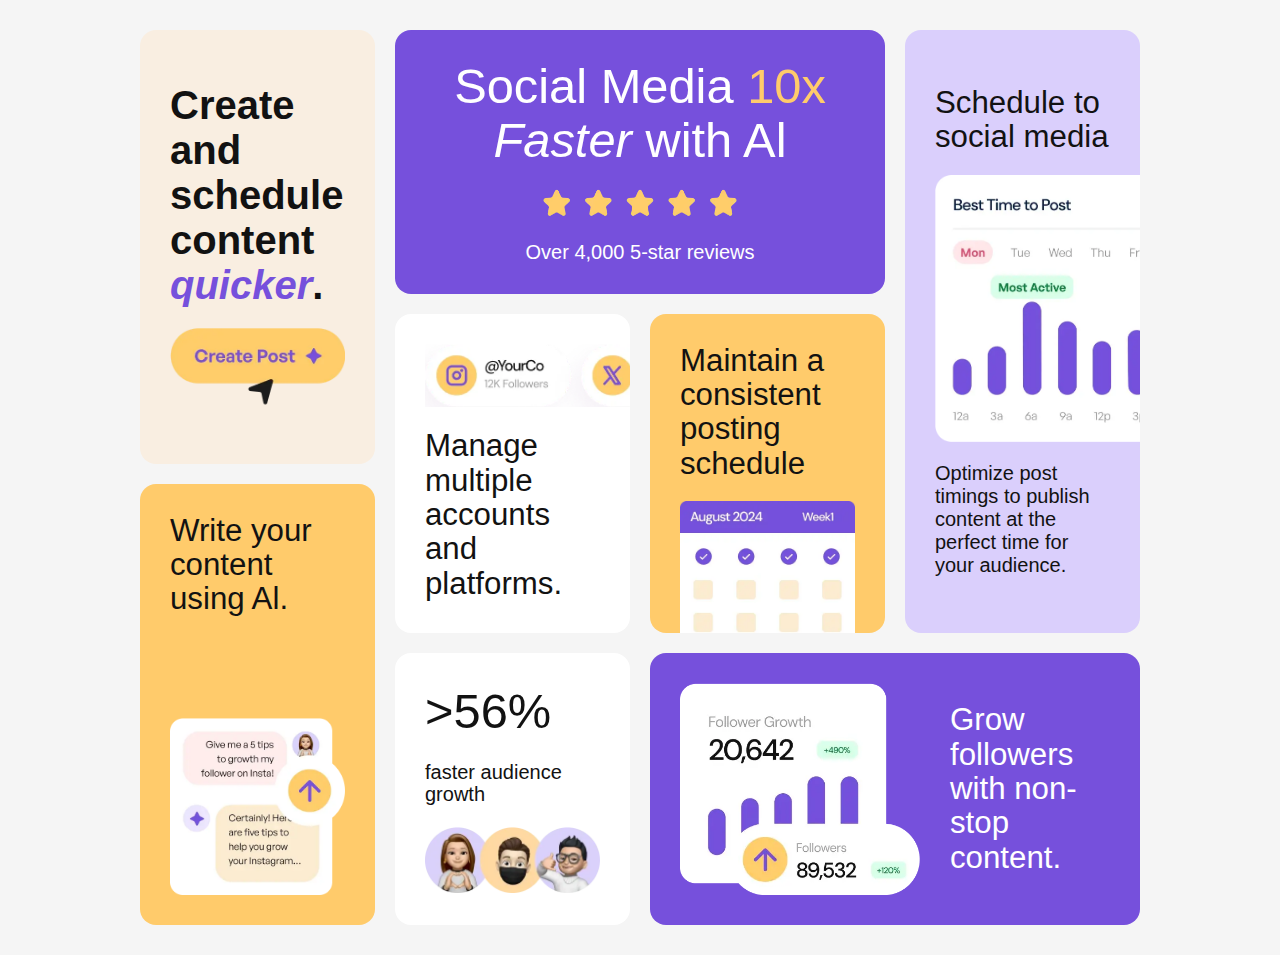
<file: index.html>
<!DOCTYPE html>
<html lang="en">
<head>
  <meta charset="UTF-8">
  <meta name="viewport" content="width=device-width, initial-scale=1.0">
  <title>Social Media AI Grid</title>
  <link rel="stylesheet" href="style.css">
</head>
<body>
  <main>
    <section aria-label="bento grid" class="bento">
      <div class="bento-item schedule">
        <h1>
          Create and schedule content
          <em class="text--purple">quicker</em>.
        </h1>
        <img
          src="./assets/images/illustration-create-post.webp"
          alt="picture of a button being clicked with a mouse cursor; button says create post"
        />
      </div>
      <div class="bento-item social">
        <h2>
          Social Media <span class="text--yellow">10x</span>
          <em>Faster</em> with Al
        </h2>
        <img
          src="./assets/images/illustration-five-stars.webp"
          alt="5 stars"
          width="300"
        />
        <p>Over 4,000 5-star reviews</p>
      </div>
      <div class="bento-item timing">
        <h2>Schedule to social media</h2>
        <div class="img-wrapper">
          <img
            src="./assets/images/illustration-schedule-posts.webp"
            alt="5 stars"
            width="300"
          />
        </div>
        <p>
          Optimize post timings to publish content at the perfect time for
          your audience.
        </p>
      </div>
      <div class="bento-item content">
        <h2>Write your content using Al.</h2>
        <img
          src="./assets/images/illustration-ai-content.webp"
          alt='A chat interface with two speech bubbles. The first bubble says, "Give me 5 tips to growth my follower on Insta!" with an avatar icon next to it. The second bubble responds, "Certainly! Here are five tips to help you grow your Instagram..." An upward arrow icon overlaps the image.'
        />
      </div>
      <div class="bento-item multiple">
        <div class="img-wrapper">
          <img
            src="./assets/images/illustration-multiple-platforms.webp"
            alt="social media handles for twitter and instagram"
          />
        </div>
        <h2>Manage multiple accounts and platforms.</h2>
      </div>
      <div class="bento-item growth">
        <p class="large">>56%</p>
        <h2>faster audience growth</h2>
        <img src="./assets/images/illustration-audience-growth.webp" alt="" />
      </div>
      <div class="bento-item consistency">
        <h2>Maintain a consistent posting schedule</h2>
        <img
          src="./assets/images/illustration-consistent-schedule.webp"
          alt=""
        />
      </div>
      <div class="bento-item followers">
        <img src="./assets/images/illustration-grow-followers.webp" alt="" />
        <h2>Grow followers with non-stop content.</h2>
      </div>
    </section>
  </main>
</body>
</html>
</file>
<file: style.css>
*,
*::after,
*::before {
  box-sizing: border-box;
  padding: 0;
  margin: 0;
}


:root {
  /* colors */
  --clr-purple--muted: hsl(254, 88%, 90%);
  --clr-purple: hsl(256, 67%, 59%);
  --clr-yellow--muted: hsl(31, 66%, 93%);
  --clr-yellow: hsl(39, 100%, 71%);
  --clr-white: hsl(0, 0%, 100%);
  --clr-bkg: hsl(0 0% 96.1%);
  --clr-black: hsl(0, 0%, 7%);

  /* typo */
  --fs--2: clamp(0.7813rem, 0.7747rem + 0.0326vw, 0.8rem);
  --fs--1: clamp(0.9375rem, 0.9158rem + 0.1087vw, 1rem);
  --fs-0: clamp(1.125rem, 1.0815rem + 0.2174vw, 1.25rem);
  --fs-1: clamp(1.35rem, 1.2761rem + 0.3696vw, 1.5625rem);
  --fs-2: clamp(1.62rem, 1.5041rem + 0.5793vw, 1.9531rem);
  --fs-3: clamp(1.944rem, 1.771rem + 0.8651vw, 2.4414rem);
  --fs-4: clamp(2.3328rem, 2.0827rem + 1.2504vw, 3.0518rem);
  --fs-5: clamp(2.7994rem, 2.4462rem + 1.7658vw, 3.8147rem);

  /* spacing */
  --space-3xs: clamp(0.3125rem, 0.3125rem + 0vw, 0.3125rem);
  --space-2xs: clamp(0.5625rem, 0.5408rem + 0.1087vw, 0.625rem);
  --space-xs: clamp(0.875rem, 0.8533rem + 0.1087vw, 0.9375rem);
  --space-s: clamp(1.125rem, 1.0815rem + 0.2174vw, 1.25rem);
  --space-m: clamp(1.6875rem, 1.6223rem + 0.3261vw, 1.875rem);
  --space-l: clamp(2.25rem, 2.163rem + 0.4348vw, 2.5rem);
  --space-xl: clamp(3.375rem, 3.2446rem + 0.6522vw, 3.75rem);
  --space-2xl: clamp(4.5rem, 4.3261rem + 0.8696vw, 5rem);
  --space-3xl: clamp(6.75rem, 6.4891rem + 1.3043vw, 7.5rem);

  /* border-radius */
  --rounded-md: 16px;
}

/* util */

.text--purple {
  color: var(--clr-purple);
}

.text--yellow {
  color: var(--clr-yellow);
}

h2 {
  text-wrap: balance;
  font-weight: 500;
  line-height: 1.1;
}

img {
  display: block;
  max-width: 100%;
}

body {
  font-family: "DM Sans", sans-serif;
  background-color: var(--clr-bkg);
  color: var(--clr-black);
  font-size: var(--fs-0);
  font-weight: 400;
  padding: var(--space-m);
  display: grid;
  place-items: center;
}

.bento {
  display: grid;
  gap: var(--space-s);
  max-width: 1000px;
  grid-template-columns: 1fr;
  grid-template-areas:
    "social"
    "multiple"
    "consistency"
    "timing"
    "followers"
    "growth"
    "schedule"
    "content";

  @media screen and (min-width: 768px) {
    grid-template-columns: repeat(4, 1fr);
    grid-template-rows: 1fr 50px 0.1.2fr 1fr;
    grid-template-areas:
      "schedule social social timing"
      "schedule multiple consistency timing"
      "content multiple consistency timing"
      "content growth followers followers";
  }
}

.bento-item {
  padding: var(--space-m);
  border-radius: var(--rounded-md);
  display: grid;
  width: 100%;
  overflow: hidden;
  gap: var(--space-s);
  p {
    text-wrap: pretty;
  }
  h2 {
    font-size: var(--fs-2);
  }
}

.img-wrapper {
  @media screen and (min-width: 768px) {
    max-width: 100%;
    padding-right: var(--space-m);
    margin-right: -400px;
  }
}

.schedule {
  grid-area: schedule;
  background-color: var(--clr-yellow--muted);
  align-content: center;
  img {
    width: 200px;
    @media screen and (min-width: 768px) {
      width: 100%;
    }
  }
}

.social {
  grid-area: social;
  color: var(--clr-white);
  background-color: var(--clr-purple);
  text-align: center;
  h2 {
    font-size: var(--fs-4);
  }
  img {
    margin-inline: auto;
    width: 200px;
  }
}

.timing {
  grid-area: timing;
  background-color: var(--clr-purple--muted);
  text-align: center;
  align-content: center;
  img {
    margin-inline: auto;
  }
  @media screen and (min-width: 768px) {
    text-align: left;
    img {
      max-width: 660px;
    }
  }
}

.content {
  grid-area: content;
  background-color: var(--clr-yellow);
  @media screen and (min-width: 768px) {
    align-content: space-between;
  }
}

.multiple {
  grid-area: multiple;
  background-color: var(--clr-white);
  @media screen and (min-width: 768px) {
    img {
      max-width: 300px;
    }
  }
}

.growth {
  background-color: var(--clr-white);
  grid-area: growth;
  h2 {
    font-size: inherit;
    font-weight: 400;
  }
  .large {
    font-size: var(--fs-4);
    font-weight: 500;
  }
  img {
    width: 200px;
    @media screen and (min-width: 768px) {
      width: 100%;
    }
  }
}

.consistency {
  grid-area: consistency;
  padding-block-end: 0;
  background-color: var(--clr-yellow);
  img {
    width: 250px;
    @media screen and (min-width: 768px) {
      width: 100%;
    }
  }
}

.followers {
  grid-area: followers;
  place-items: center;
  background-color: var(--clr-purple);
  color: var(--clr-white);
  h2 {
    text-align: center;
  }
  img {
    width: 240px;
  }

  @media screen and (min-width: 768px) {
    display: flex;
    gap: var(--space-m);
    h2 {
      text-align: left;
    }
  }
}
</file>
